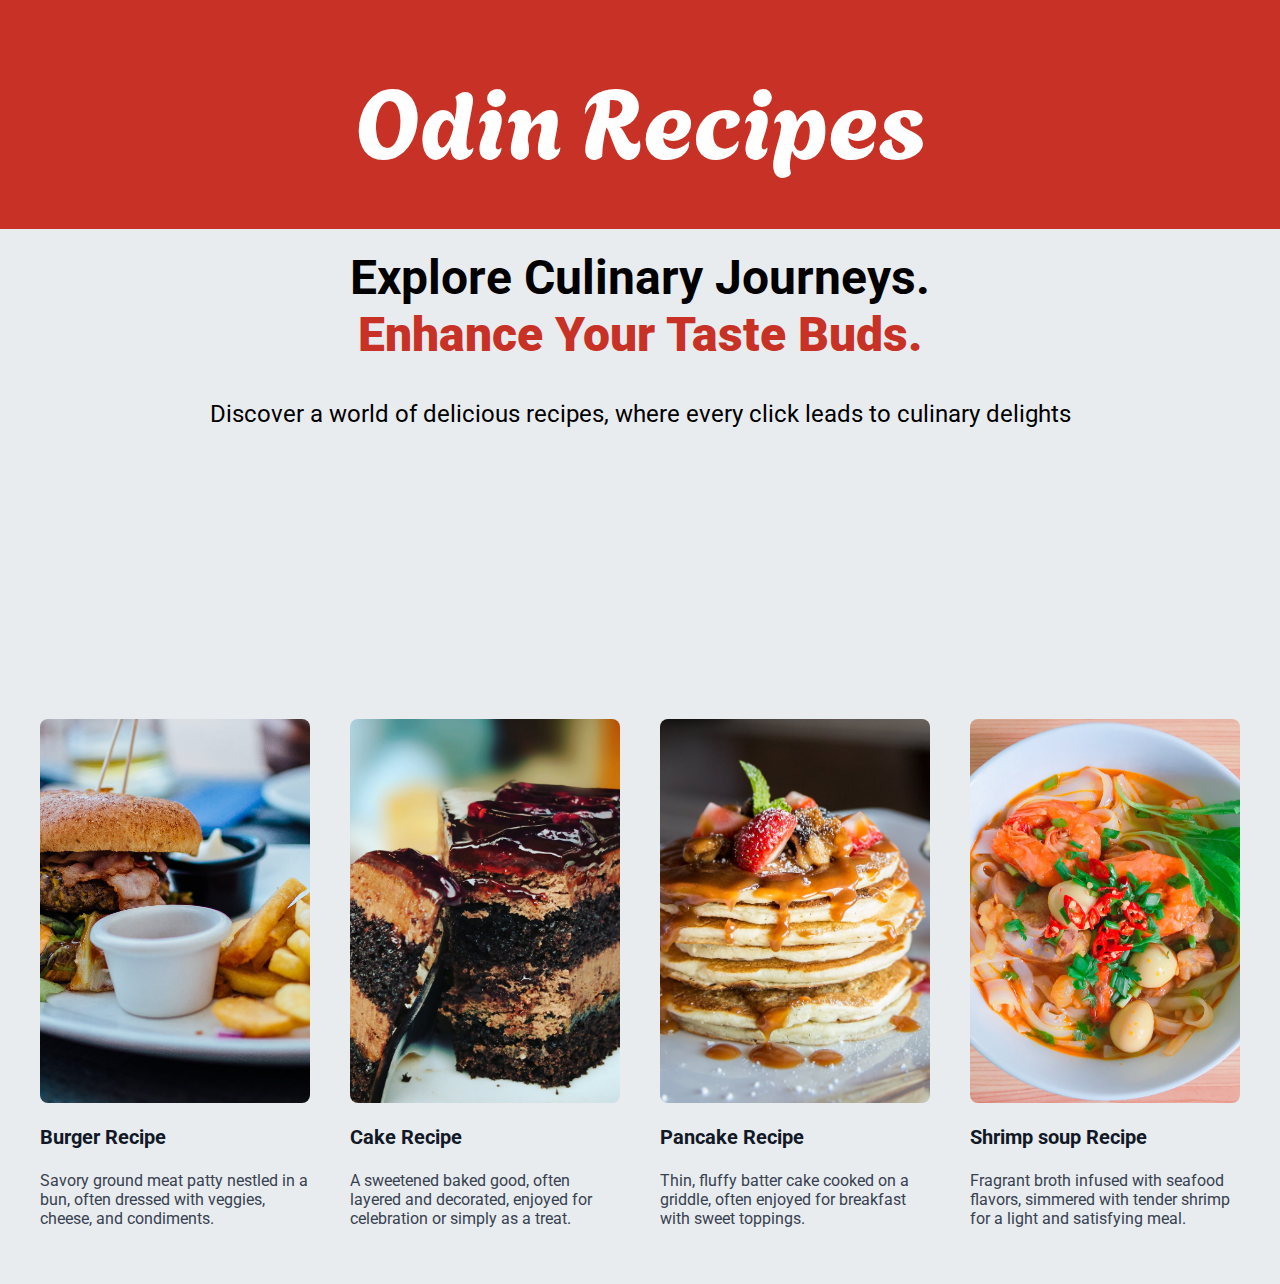
<file: index.html>
<!DOCTYPE html>

<html lang="en">

<head>
    <meta charset="UTF-8">
    <meta name="viewport" content="width=device-width, initial-scale=1.0">
    <link rel="stylesheet" href="./css/index.css">
    <link rel="stylesheet" href="https://fonts.googleapis.com/css?family=Sofia|Roboto|Agbalumo">
    <link rel="icon" type="image/x-icon" href="./images/odin-recipes-logo.svg">
    <title>Odin Recipes</title>

</head>

<body>

    <div class="topbanner">
        Odin Recipes
    </div>

    <section class="InfoBanner">
        <h1 class="">
            Explore Culinary Journeys. <br>

            <strong class=""> 
                Enhance Your Taste Buds. 
            </strong>

        </h1>
  
        <p class="HeaderParagraph">
            Discover a world of delicious recipes, where every click leads to culinary delights
        </p>

    </section>

    <section class="RecipeSection">
        <ul>
            <li>
                <a href="./recipes/burger.html" class="ImageCard">
                    <img
                      alt="burger"
                      src="./images/burger.jpg"
                      class="ImageContainer"
                    />
                  
                    <h3 class="ImageHeader">Burger Recipe</h3>
                  
                    <p class="ImageParagraph">
                        Savory ground meat patty nestled in a bun, often dressed with veggies, cheese, and condiments.
                    </p>
                </a>
            </li>
            <li>
                <a href="./recipes/cake.html" class="ImageCard">
                    <img
                      alt="Art"
                      src="./images/cake.jpg"
                      class="ImageContainer"
                    />
                  
                    <h3 class="ImageHeader">Cake Recipe</h3>
                  
                    <p class="ImageParagraph">
                        A sweetened baked good, often layered and decorated, enjoyed for celebration or simply as a treat.
                    </p>
                </a>
            </li>
            <li>
                <a href="./recipes/pancake.html" class="ImageCard">
                    <img
                      alt="Art"
                      src="./images/pancakes.jpg"
                      class="ImageContainer"
                    />
                  
                    <h3 class="ImageHeader">Pancake Recipe</h3>
                  
                    <p class="ImageParagraph">
                        Thin, fluffy batter cake cooked on a griddle, often enjoyed for breakfast with sweet toppings.
                    </p>
                </a>
            </li>
            <li>
                <a href="./recipes/shrimp.html" class="ImageCard">
                    <img
                      alt="Art"
                      src="./images/shrimp.jpg"
                      class="ImageContainer"
                    />
                  
                    <h3 class="ImageHeader">Shrimp soup Recipe</h3>
                  
                    <p class="ImageParagraph">
                      Fragrant broth infused with seafood flavors, simmered with tender shrimp for a light and satisfying meal.
                    </p>
                </a>
            </li>

        </ul>

    </section>
    
</body>

</html>
</file>
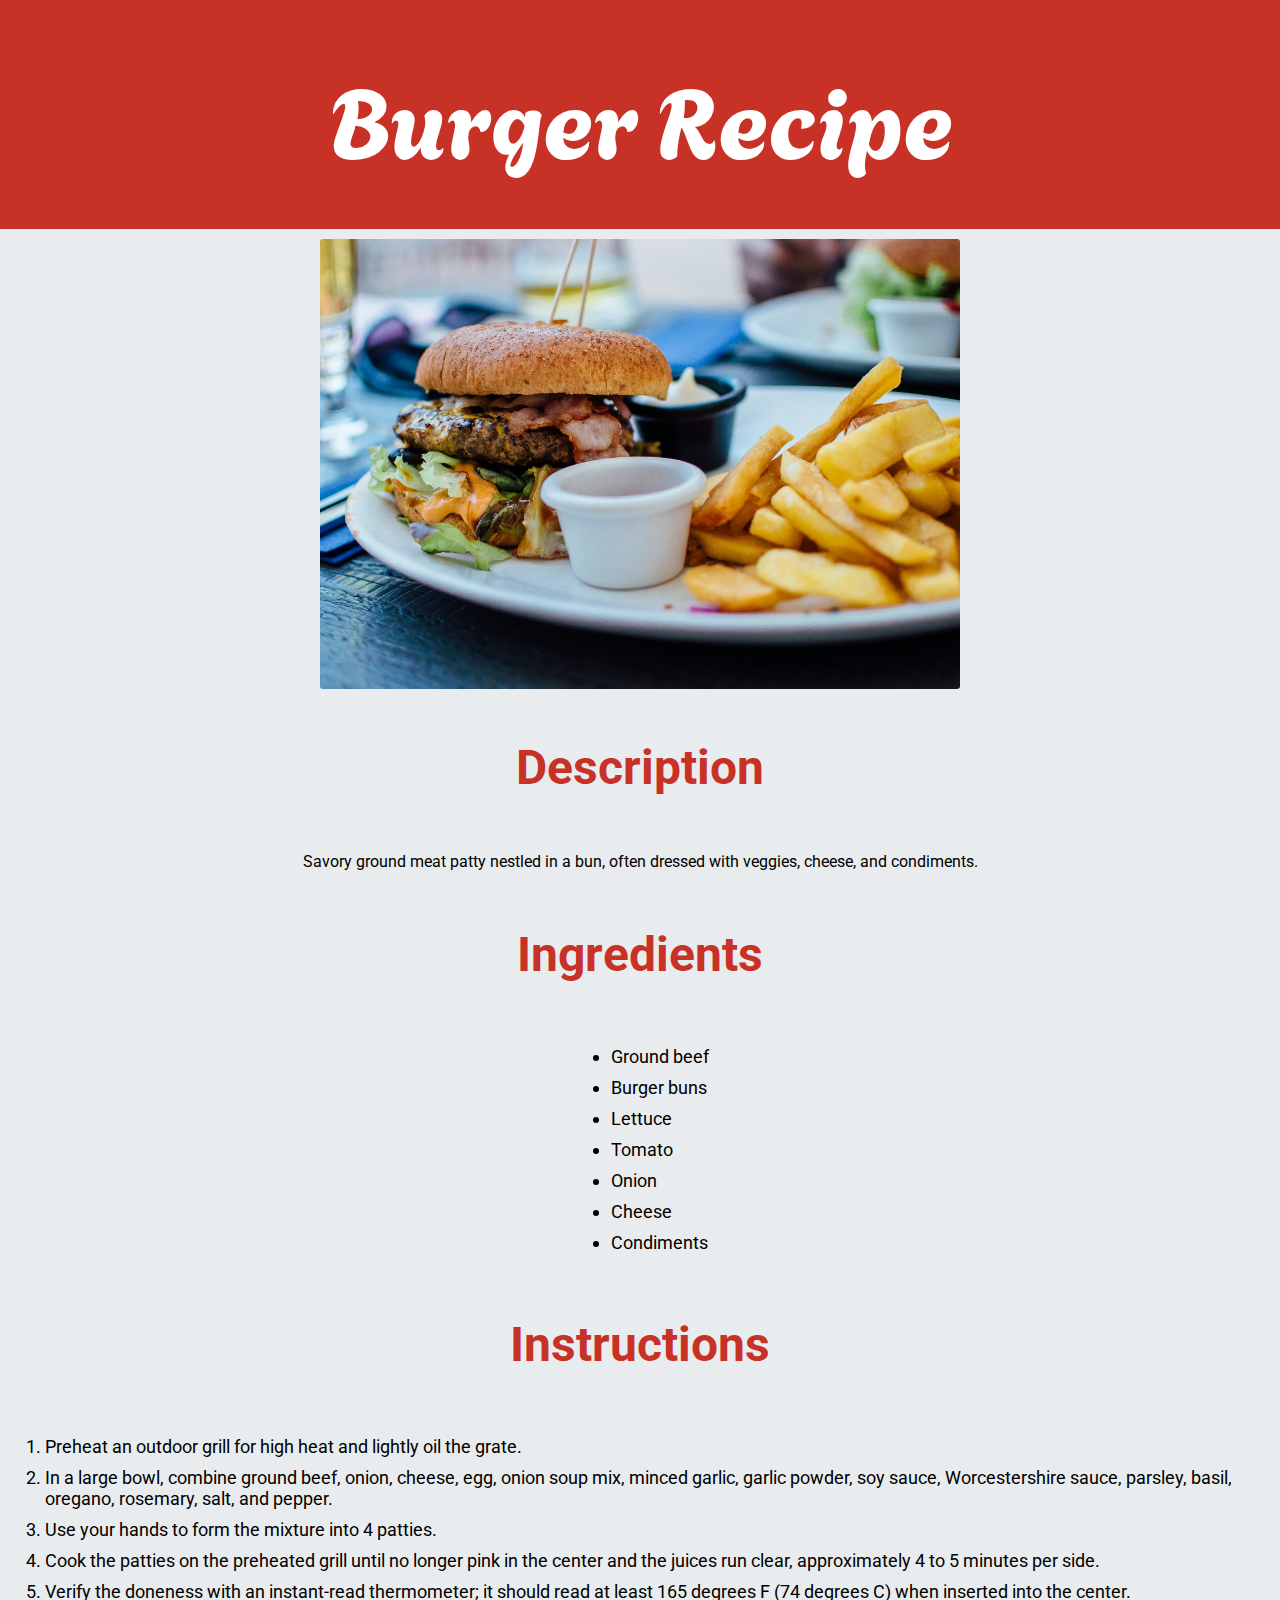
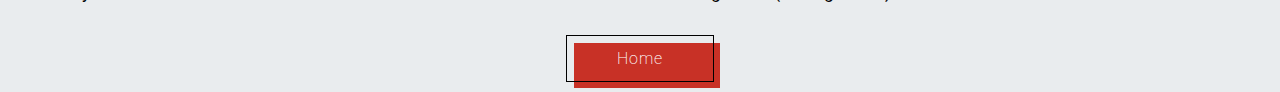
<file: recipes/burger.html>
<!DOCTYPE html>
<html lang="en">
<head>
    <meta charset="UTF-8">
    <meta name="viewport" content="width=device-width, initial-scale=1.0">
    <link rel="stylesheet" href="../css/recipe.css">
    <link rel="stylesheet" href="https://fonts.googleapis.com/css?family=Sofia|Roboto|Agbalumo">
    <link rel="icon" type="image/x-icon" href="../images/odin-recipes-logo.svg">
    <title>Burger</title>
</head>

<body>
    <div class="topbanner">
        Burger Recipe
    </div>

    <section class="ImageContainer">
        <img
          alt="burger"
          src="../images/burger.jpg"
          class="MealImage"
        />
    </section>

    <section class="Description Container">
        <h2 class="SectionHeading">Description</h2>

        <p class="DescriptiopParagraph">
            Savory ground meat patty nestled in a bun, often dressed with veggies, cheese, and condiments.
        </p>

    </section>

    <section class="Ingredients Container">
        <h2 class="SectionHeading">Ingredients</h2>

        <ul class="IngredientList">
            <li class="IngredientListItem">
                Ground beef
            </li>

            <li class="IngredientListItem">
                Burger buns
            </li>

            <li class="IngredientListItem">
                Lettuce
            </li>

            <li class="IngredientListItem">
                Tomato
            </li>

            <li class="IngredientListItem">
                Onion
            </li>

            <li class="IngredientListItem">
                Cheese
            </li>

            <li class="IngredientListItem">
                Condiments
            </li>

        </ul>

    </section>

    <section class="Instructions Container">
        <h2 class="SectionHeading">Instructions</h2>
        
        <ol class="InstructionList">
            <li class="InstructionListItem">
                Preheat an outdoor grill for high heat and lightly oil the grate.                
            </li>

            <li class="InstructionListItem">
                In a large bowl, combine ground beef, onion, cheese, egg, onion soup mix, minced garlic, garlic powder, soy sauce, Worcestershire sauce, parsley, basil, oregano, rosemary, salt, and pepper.

            </li>

            <li class="InstructionListItem">
                Use your hands to form the mixture into 4 patties.

            </li>

            <li class="InstructionListItem">
                Cook the patties on the preheated grill until no longer pink in the center and the juices run clear, approximately 4 to 5 minutes per side.

            </li>

            <li class="InstructionListItem">
                Verify the doneness with an instant-read thermometer; it should read at least 165 degrees F (74 degrees C) when inserted into the center.
            </li>

        </ol>

    </section>

    <section class="ButtonContainer">

        <a href="../index.html" class="button-52" role="button">Home</a>

    </section>

</body>
</html>
</file>
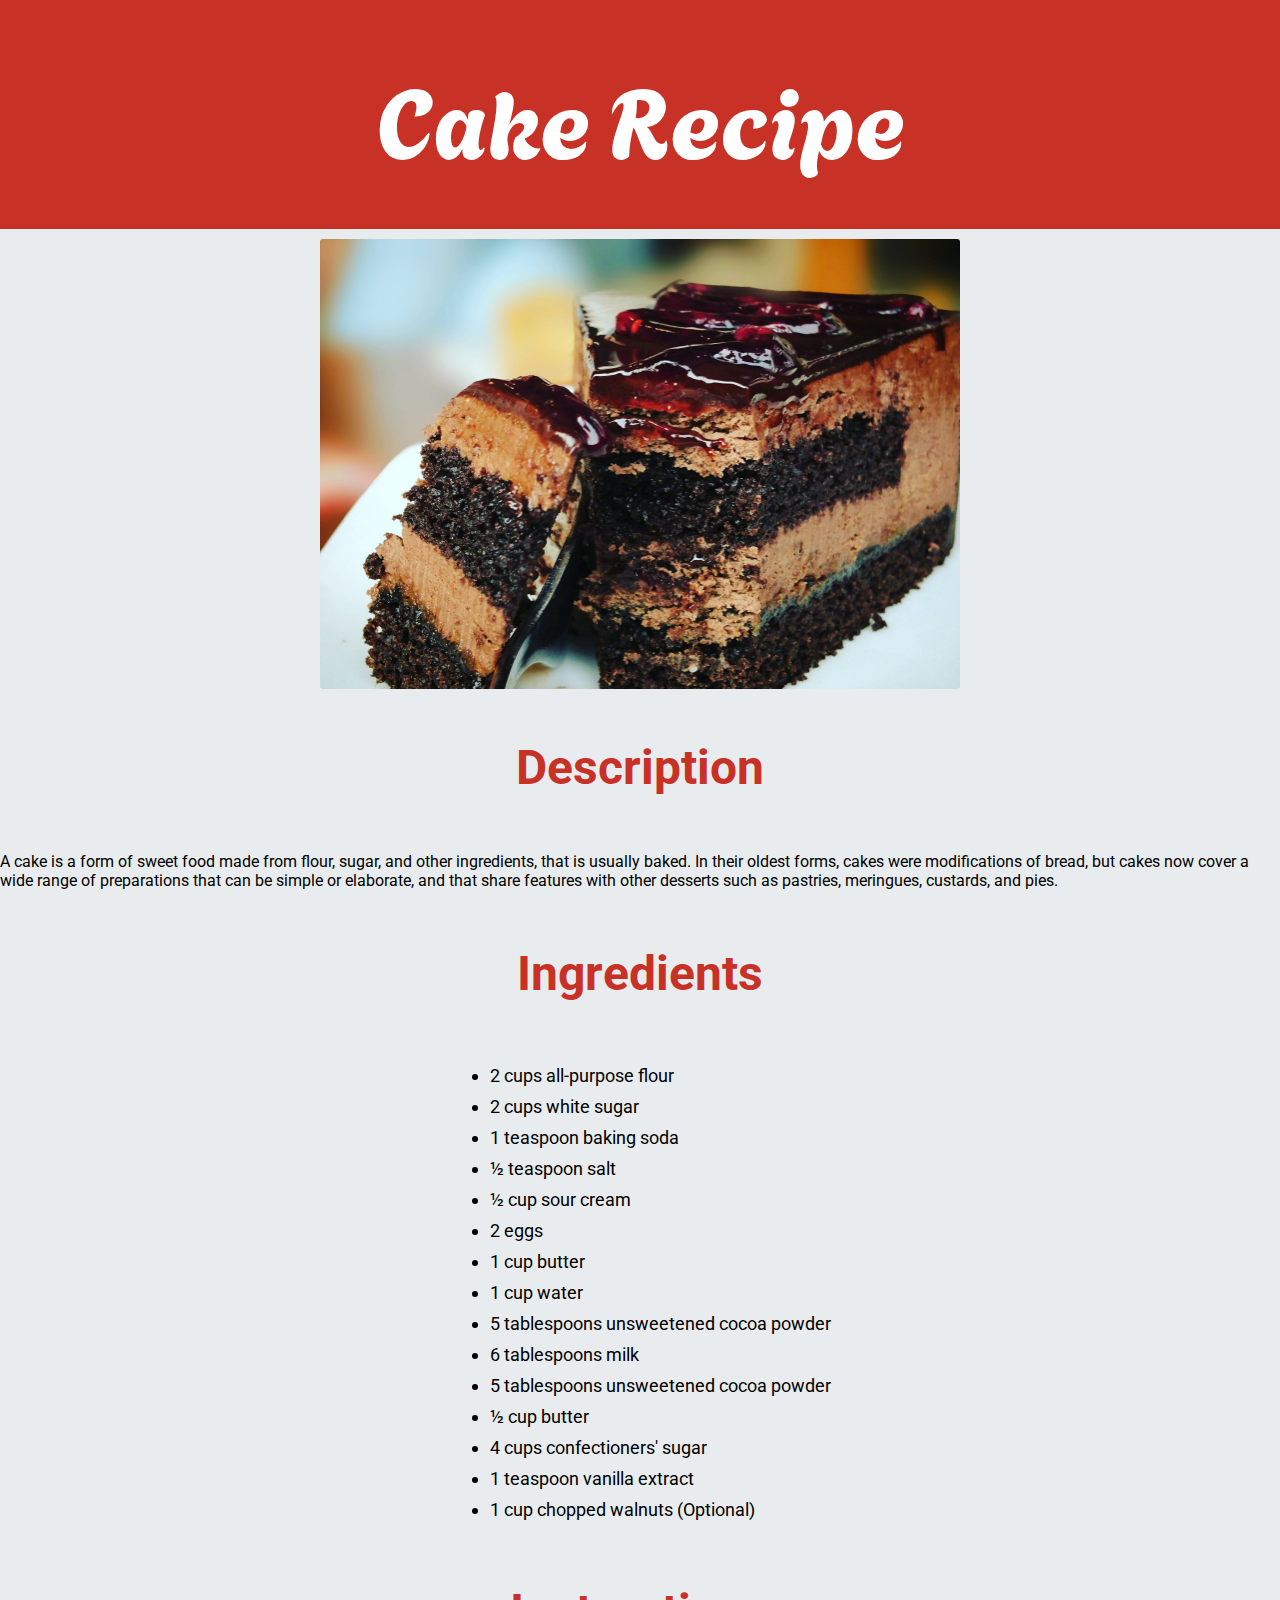
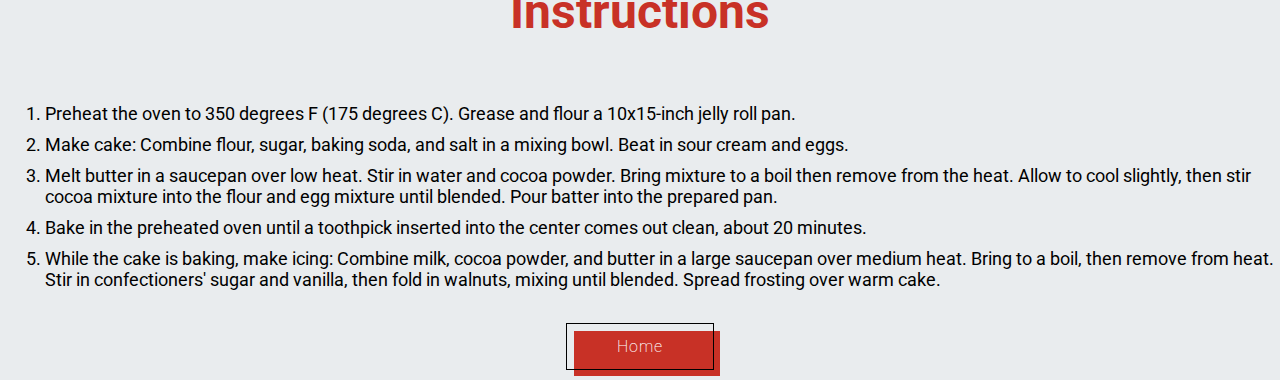
<file: recipes/cake.html>
<!DOCTYPE html>
<html lang="en">
<head>
    <meta charset="UTF-8">
    <meta name="viewport" content="width=device-width, initial-scale=1.0">
    <link rel="stylesheet" href="../css/recipe.css">
    <link rel="stylesheet" href="https://fonts.googleapis.com/css?family=Sofia|Roboto|Agbalumo">
    <link rel="icon" type="image/x-icon" href="../images/odin-recipes-logo.svg">
    <title>Cake</title>
</head>
<body>

    <div class="topbanner">
        Cake Recipe
    </div>

    <section class="ImageContainer">
        <img
          alt="cake"
          src="../images/cake.jpg"
          class="MealImage"
        />
    </section>

    <section class="Description Container">
        <h2 class="SectionHeading">Description</h2>

        <p class="DescriptiopParagraph">
            A cake is a form of sweet food made from flour, sugar, and other ingredients, that is usually baked. In their oldest forms, cakes were modifications of bread, but cakes now cover a wide range of preparations that can be simple or elaborate, and that share features with other desserts such as pastries, meringues, custards, and pies.
        </p>

    </section>

    <section class="Ingredients Container">
        <h2 class="SectionHeading">Ingredients</h2>

        <ul class="IngredientList">
            <li class="IngredientListItem">
                2 cups all-purpose flour
            </li>

            <li class="IngredientListItem">
                2 cups white sugar
            </li>

            <li class="IngredientListItem">
                1 teaspoon baking soda  
            </li>

            <li class="IngredientListItem">
                ½ teaspoon salt
            </li>

            <li class="IngredientListItem">
                ½ cup sour cream
            </li>

            <li class="IngredientListItem">
                2 eggs
            </li>

            <li class="IngredientListItem">
                1 cup butter
            </li>

            <li class="IngredientListItem">
                1 cup water
            </li>

            <li class="IngredientListItem">
                5 tablespoons unsweetened cocoa powder
            </li>

            <li class="IngredientListItem">
                6 tablespoons milk
            </li>

            <li class="IngredientListItem">
                5 tablespoons unsweetened cocoa powder
            </li>

            <li class="IngredientListItem">
                ½ cup butter
            </li>

            <li class="IngredientListItem">
                4 cups confectioners' sugar
            </li>

            <li class="IngredientListItem">
                1 teaspoon vanilla extract
            </li>

            <li class="IngredientListItem">
                1 cup chopped walnuts (Optional)
            </li>
        </ul>

    </section>

    <section class="Instructions Container">
        <h2 class="SectionHeading">Instructions</h2>
        
        <ol class="InstructionList">
            <li class="InstructionListItem">
                Preheat the oven to 350 degrees F (175 degrees C). Grease and flour a 10x15-inch jelly roll pan.              
            
            </li>

            <li class="InstructionListItem">
                Make cake: Combine flour, sugar, baking soda, and salt in a mixing bowl. Beat in sour cream and eggs.

            </li>

            <li class="InstructionListItem">
                Melt butter in a saucepan over low heat. Stir in water and cocoa powder. 
                Bring mixture to a boil then remove from the heat. Allow to cool slightly, 
                then stir cocoa mixture into the flour and egg mixture until blended. 
                Pour batter into the prepared pan.

            </li>

            <li class="InstructionListItem">
                Bake in the preheated oven until a toothpick inserted into the center comes out clean, 
                about 20 minutes.

            </li>

            <li class="InstructionListItem">
                While the cake is baking, make icing: Combine milk, cocoa powder, and butter in a large 
                saucepan over medium heat. Bring to a boil, then remove from heat. Stir in confectioners' 
                sugar and vanilla, then fold in walnuts, mixing until blended. Spread frosting over warm cake.
            </li>

        </ol>

    </section>

    <section class="ButtonContainer">

        <a href="../index.html" class="button-52" role="button">Home</a>

    </section>


</body>

</html>
</file>
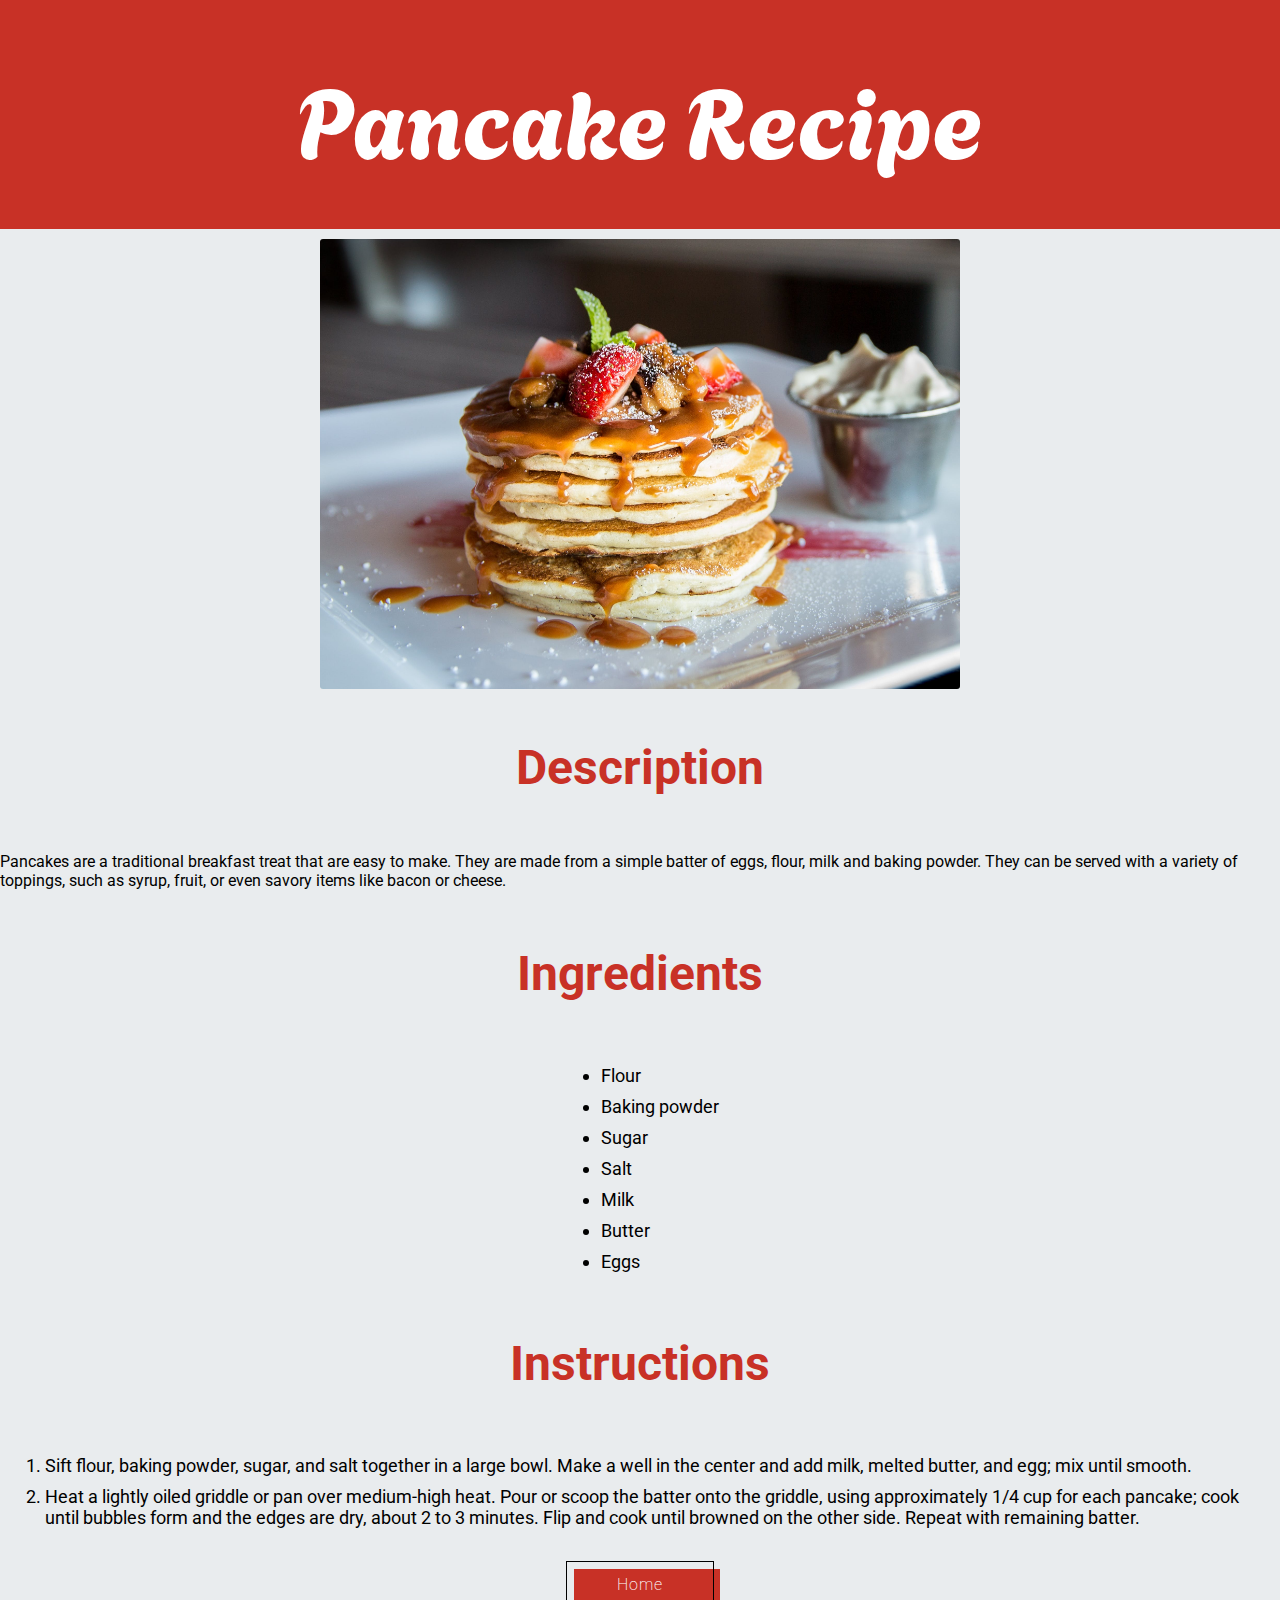
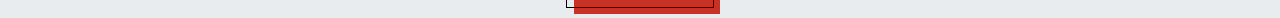
<file: recipes/pancake.html>
<!DOCTYPE html>
<html lang="en">
<head>
    <meta charset="UTF-8">
    <meta name="viewport" content="width=device-width, initial-scale=1.0">
    <link rel="stylesheet" href="../css/recipe.css">
    <link rel="stylesheet" href="https://fonts.googleapis.com/css?family=Sofia|Roboto|Agbalumo">
    <link rel="icon" type="image/x-icon" href="../images/odin-recipes-logo.svg">
    <title>Pancake</title>
</head>
<body>
    <div class="topbanner">
        Pancake Recipe
    </div>

    <section class="ImageContainer">
        <img
          alt="burger"
          src="../images/pancakes.jpg"
          class="MealImage"
        />
    </section>

    <section class="Description Container">
        <h2 class="SectionHeading">Description</h2>

        <p class="DescriptiopParagraph">
            Pancakes are a traditional breakfast treat that are easy to make. They are made from a simple batter of eggs, flour, milk and baking powder. They can be served with a variety of toppings, such as syrup, fruit, or even savory items like bacon or cheese.
        </p>

    </section>

    <section class="Ingredients Container">
        <h2 class="SectionHeading">Ingredients</h2>

        <ul class="IngredientList">
            <li class="IngredientListItem">
                Flour
            </li>

            <li class="IngredientListItem">
                Baking powder
            </li>

            <li class="IngredientListItem">
                Sugar
            </li>

            <li class="IngredientListItem">
                Salt
            </li>

            <li class="IngredientListItem">
                Milk
            </li>

            <li class="IngredientListItem">
                Butter
            </li>

            <li class="IngredientListItem">
                Eggs
            </li>

        </ul>

    </section>

    <section class="Instructions Container">
        <h2 class="SectionHeading">Instructions</h2>
        
        <ol class="InstructionList">
            <li class="InstructionListItem">
                Sift flour, baking powder, sugar, and salt together in a large bowl. Make a well in the center 
                and add milk, melted butter, and egg; mix until smooth.

            </li>

            <li class="InstructionListItem">
                Heat a lightly oiled griddle or pan over medium-high heat. Pour or scoop the batter onto the griddle, 
                using approximately 1/4 cup for each pancake; cook until bubbles form and the edges are dry, 
                about 2 to 3 minutes. Flip and cook until browned on the other side. 
                Repeat with remaining batter.

            </li>

        </ol>

    </section>

    <section class="ButtonContainer">

        <a href="../index.html" class="button-52" role="button">Home</a>

    </section>


</body>
</html>
</file>
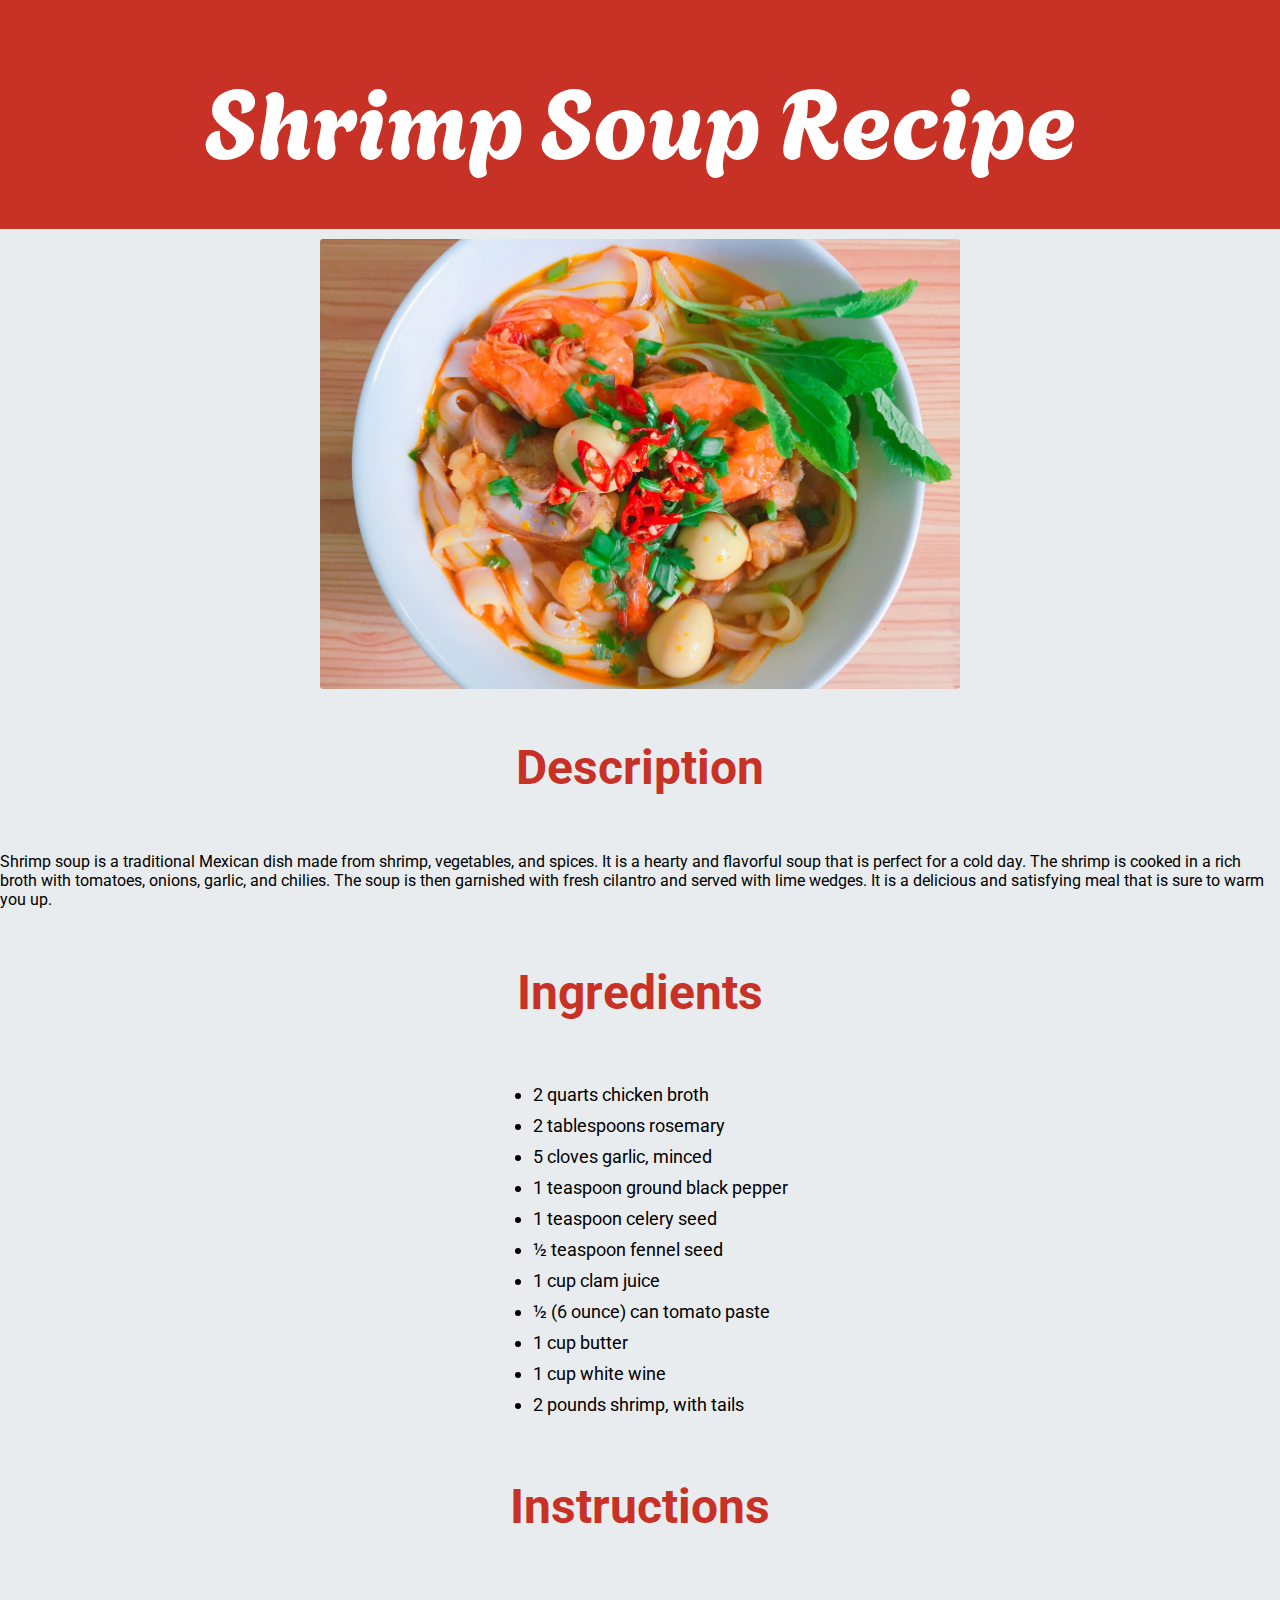
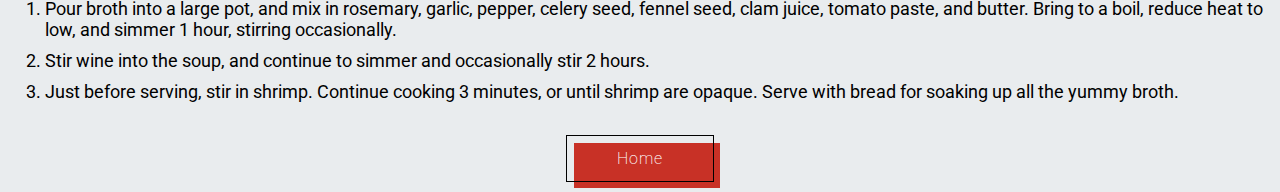
<file: recipes/shrimp.html>
<!DOCTYPE html>
<html lang="en">
<head>
    <meta charset="UTF-8">
    <meta name="viewport" content="width=device-width, initial-scale=1.0">
    <link rel="stylesheet" href="../css/recipe.css">
    <link rel="stylesheet" href="https://fonts.googleapis.com/css?family=Sofia|Roboto|Agbalumo">
    <link rel="icon" type="image/x-icon" href="../images/odin-recipes-logo.svg">
    <title>Shrimp</title>
</head>
<body>
    <div class="topbanner">
        Shrimp Soup Recipe
    </div>

    <section class="ImageContainer">
        <img
          alt="Shrimp"
          src="../images/shrimp.jpg"
          class="MealImage"
        />
    </section>

    <section class="Description Container">
        <h2 class="SectionHeading">Description</h2>

        <p class="DescriptiopParagraph">
            Shrimp soup is a traditional Mexican dish made from shrimp, vegetables, and spices. It is a hearty and flavorful soup that is perfect for a cold day. The shrimp is cooked in a rich broth with tomatoes, onions, garlic, and chilies. The soup is then garnished with fresh cilantro and served with lime wedges. It is a delicious and satisfying meal that is sure to warm you up.
        </p>

    </section>

    <section class="Ingredients Container">
        <h2 class="SectionHeading">Ingredients</h2>

        <ul class="IngredientList">
            <li class="IngredientListItem">
                2 quarts chicken broth
            </li>

            <li class="IngredientListItem">
                2 tablespoons rosemary
            </li>

            <li class="IngredientListItem">
                5 cloves garlic, minced
            </li>

            <li class="IngredientListItem">
                1 teaspoon ground black pepper
            </li>

            <li class="IngredientListItem">
                1 teaspoon celery seed
            </li>

            <li class="IngredientListItem">
                ½ teaspoon fennel seed
            </li>

            <li class="IngredientListItem">
                1 cup clam juice
            </li>

            <li class="IngredientListItem">
                ½ (6 ounce) can tomato paste
            </li>

            <li class="IngredientListItem">
                1 cup butter
            </li>

            <li class="IngredientListItem">
                1 cup white wine
            </li>

            <li class="IngredientListItem">
                2 pounds shrimp, with tails
            </li>

        </ul>

    </section>

    <section class="Instructions Container">
        <h2 class="SectionHeading">Instructions</h2>
        
        <ol class="InstructionList">
            <li class="InstructionListItem">
                Pour broth into a large pot, and mix in rosemary, garlic, pepper, celery seed, fennel seed, clam juice, tomato paste, and butter. Bring to a boil, reduce heat to low, and simmer 1 hour, stirring occasionally.
    
                </li>

            <li class="InstructionListItem">
                Stir wine into the soup, and continue to simmer and occasionally stir 2 hours.
                
            </li>

            <li class="InstructionListItem">
                Just before serving, stir in shrimp. Continue cooking 3 minutes, or until shrimp are opaque. Serve with bread for soaking up all the yummy broth.
            
            </li>


        </ol>

    </section>

    <section class="ButtonContainer">

        <a href="../index.html" class="button-52" role="button">Home</a>

    </section>


</body>
</html>
</file>
<file: css/index.css>
body{
    font-family: 'Roboto', sans-serif;
    margin: 0px;
    background-color: #E9ECEE;
}

.topbanner{
    height: 25vh;
    background-color: #C83126;
    font-size: 6rem;
    color: white;
    text-align: center;
    font-family: 'Agbalumo', sans-serif;
    margin: 0px;
    padding: 2px;
    display: flex;
    justify-content: center;
    align-items: center;
}

.InfoBanner{
    height: 50vh;
}

h1{
    font-size: 3rem;
    text-align: center;
    margin-top: 0px;
    padding-top: 20px;
}

.HeaderParagraph{
    font-size: 1.5rem;
    text-align: center;
    margin-top: 0px;
    padding-top: 5px;
}

strong{
    color: #C83126;
}

.ImageCard{
    display: block;

}

.ImageCard:hover{
    transform: scale(1.05);
    transition: transform 0.5s;
    
}

.ImageContainer{
    object-fit: cover; 
    width: 100%; 
    height: 16rem;
    border-radius: 0.5rem; 
    
    @media (min-width: 640px) { 
      height: 20rem; 
    }
    
    @media (min-width: 1024px) { 
      height: 24rem; 
    }
}

.ImageHeader{
    margin-top: 1rem; 
    font-size: 1.125rem;
    line-height: 1.75rem; 
    font-weight: 700; 
    color: #111827; 

    @media (min-width: 640px) { 
        font-size: 1.25rem;
        line-height: 1.75rem; 
    }
}

.ImageParagraph{
    margin-top: 0.5rem; 
    max-width: 24rem; 
    color: #374151; 
}

a{
    text-decoration: none;
}

ul{
    list-style-type: none;
    padding: 10px;
    margin: 10px;
    display: flex;
    align-items: center;
}

li{
    padding: 10px;
    margin: 10px;
    width: 50%;
}
</file>
<file: css/recipe.css>
body{
    font-family: 'Roboto', sans-serif;
    margin: 0px;
    background-color: #E9ECEE;
}

.topbanner{
    height: 25vh;
    background-color: #C83126;
    font-size: 6rem;
    color: white;
    text-align: center;
    font-family: 'Agbalumo', sans-serif;
    margin: 0px;
    padding: 2px;
    display: flex;
    justify-content: center;
    align-items: center;
}

.MealImage{
    width: 50%;
    height: 50vh;
    object-fit: cover;
    border-radius: 0.5rem;
    margin: 5px;
    padding: 5px;
}

.ImageContainer{
    display: flex;
    justify-content: center;
    align-items: center;
}

.DescriptionContainer{
    display: flex;
    justify-content: center;
    align-items: center;
    flex-direction: column;
}

.SectionHeading{
    font-size: 3rem;
    text-align: center;
    color: #C83126;
}

.Container{
    display: flex;
    justify-content: center;
    align-items: center;
    flex-direction: column;
}

.IngredientList{
    display: flex;
    flex-direction: column;
    font-size: large;
}

.IngredientListItem{
    margin: 5px;
}

.InstructionList{
    display: flex;
    flex-direction: column;
    font-size: large;
}

.InstructionListItem{
    margin: 5px;
}

.button-52 {
    font-size: 16px;
    font-weight: 200;
    letter-spacing: 1px;
    padding: 13px 20px 13px;
    outline: 0;
    border: 1px solid black;
    cursor: pointer;
    position: relative;
    background-color: rgba(0, 0, 0, 0);
    user-select: none;
    -webkit-user-select: none;
    touch-action: manipulation;
}

.button-52:after {
    content: "";
    background-color: #C83126;
    width: 100%;
    z-index: -1;
    position: absolute;
    height: 100%;
    top: 7px;
    left: 7px;
    transition: 0.2s;
}

.button-52:hover:after {
    top: 0px;
    left: 0px;
}

@media (min-width: 768px) {
    .button-52 {
        padding: 13px 50px 13px;
    }
}

.ButtonContainer{
    display: flex;
    justify-content: center;
    align-items: center;
    margin: 10px;
}

a{
    text-decoration: none;
    color: white;
}
</file>
